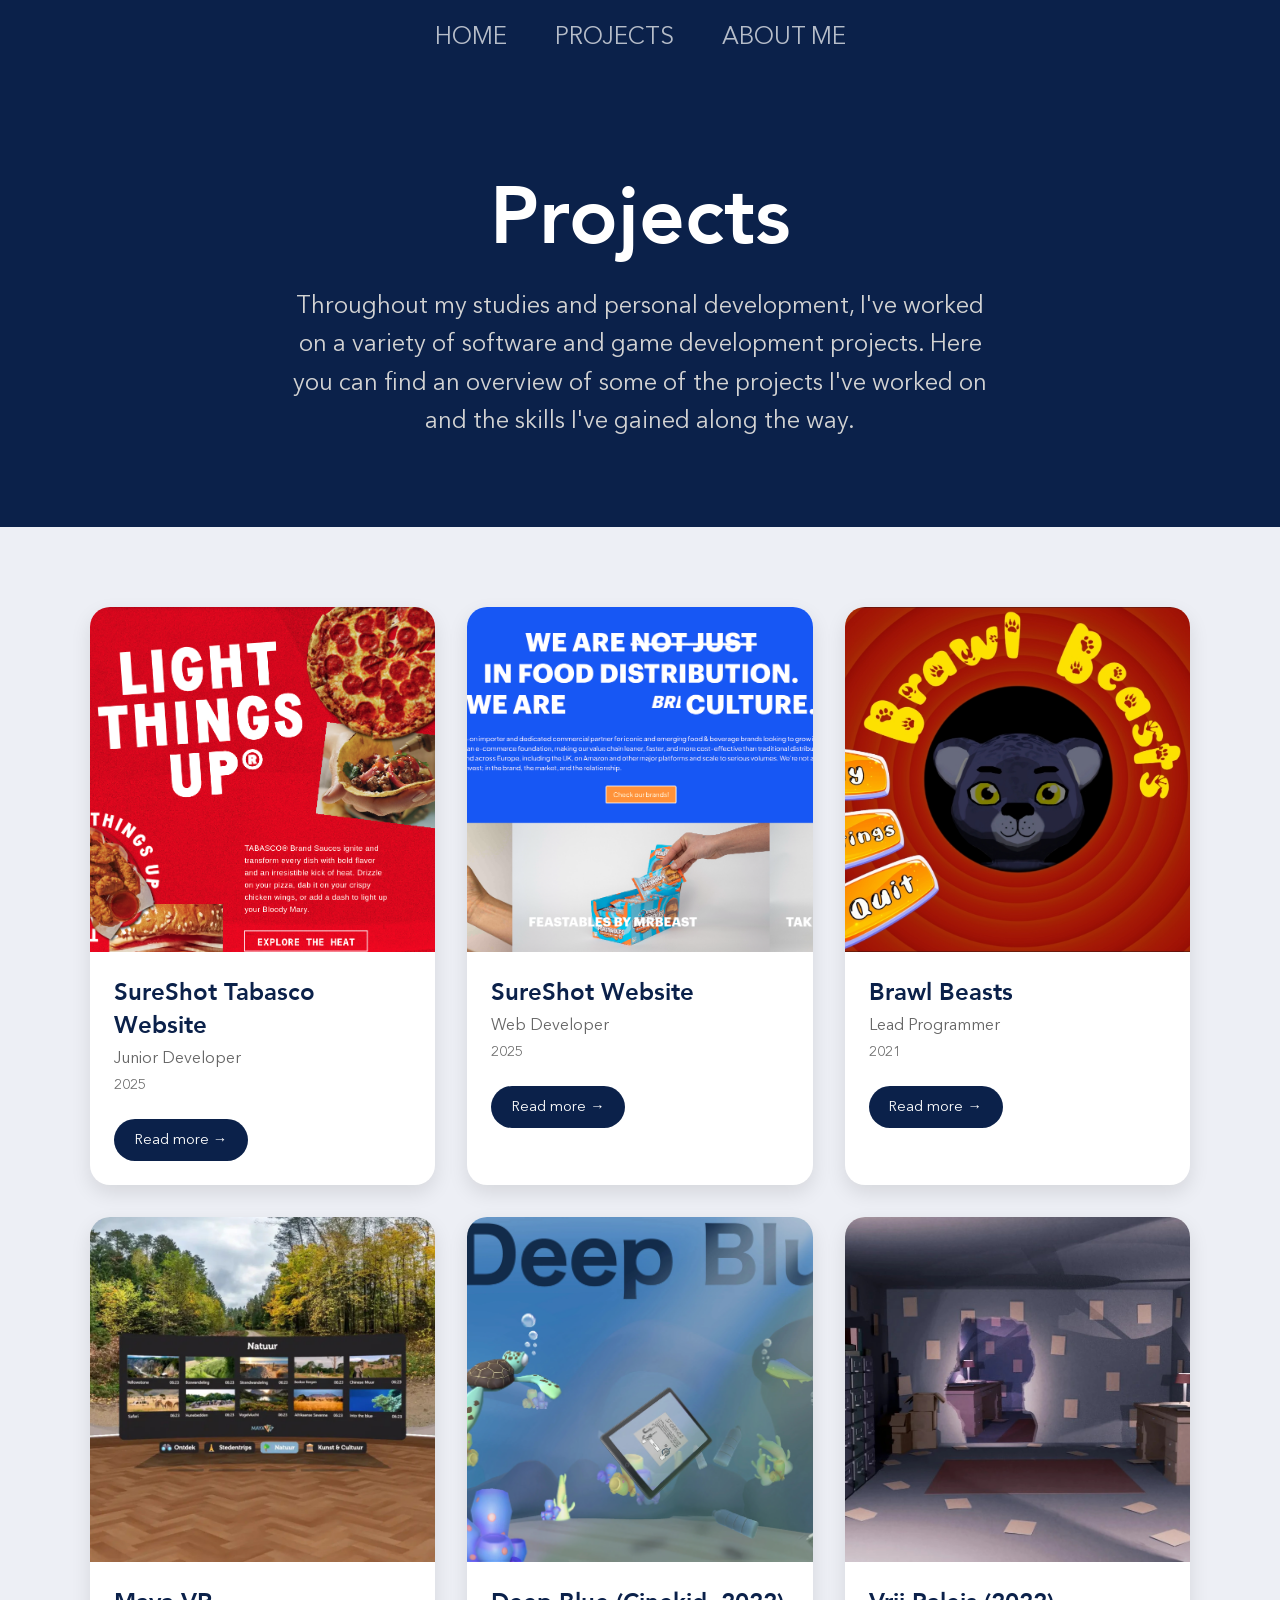
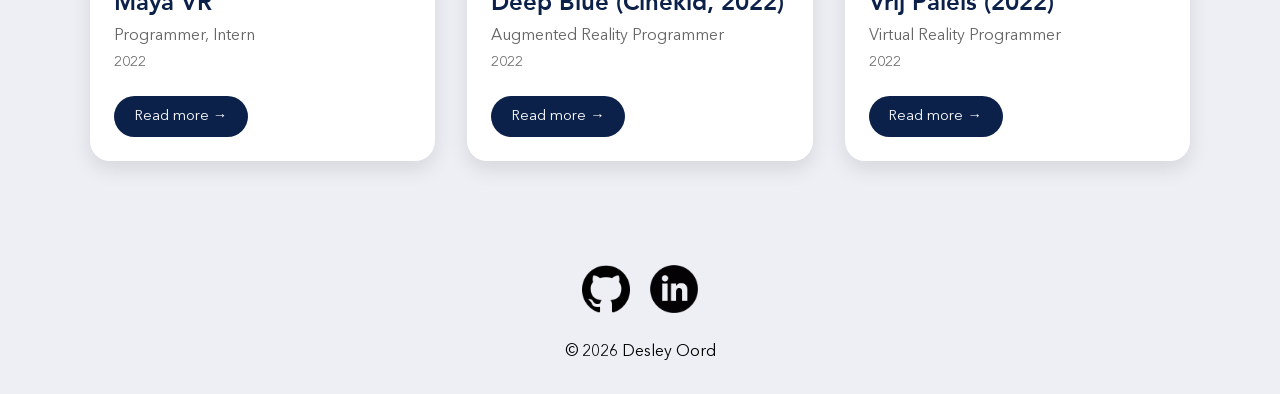
<file: projects.html>
<html lang="en-US">
    <head>
        <meta charset="UTF-8">
        <meta name="viewport" content="width=device-width, initial-scale=1.0">

        <title>PROJECTS | Desley Oord</title>
        
        <link rel="icon" type="image/jpg" href="/media/profile/Favicon.jpg">
        <meta name="description" 
        content="The projects page of Desley Oord's website"/>

        <link rel="stylesheet" href="/css/shared.css">
        <link rel="stylesheet" href="/css/projects.css">
    </head>

    <body>
        <div id="header"></div>

        <main>
            <section class="projects-intro">
                <div class="projects-text">
                    <h1>Projects</h1>

                    <p>
                    Throughout my studies and personal development, I've worked
                    on a variety of software and game development projects.
                    Here you can find an overview of some of the projects
                    I've worked on and the skills I've gained along the way.
                    </p>
                </div>
            </section>

            <section class="projects-content">
                <div class="project-grid">
                    <article class="project-card">
                        <img src="/media/projects/SureShot Tabasco thumbnail.png" alt="SureShot Tabasco Website thumbnail" class="project-thumbnail">
                        <div class="project-info">
                            <h2>SureShot Tabasco Website</h2>
                            <p class="project-role">Junior Developer</p>
                            <p class="project-year">2025</p>

                            <a href="/projects/tabasco.html" class="project-button">Read more →</a>
                        </div>
                    </article>

                    <article class="project-card">
                        <img src="/media/projects/SureShot thumbnail.png" alt="SureShot Website thumbnail" class="project-thumbnail">
                        <div class="project-info">
                            <h2>SureShot Website</h2>
                            <p class="project-role">Web Developer</p>
                            <p class="project-year">2025</p>

                            <a href="/projects/sureshot.html" class="project-button">Read more →</a>
                        </div>
                    </article>


                    <article class="project-card">
                        <img src="/media/projects/Brawl Beasts thumbnail.jpg" alt="Brawl Beasts thumbnail" class="project-thumbnail">
                        <div class="project-info">
                            <h2>Brawl Beasts</h2>
                            <p class="project-role">Lead Programmer</p>
                            <p class="project-year">2021</p>

                            <a href="/projects/brawlbeasts.html" class="project-button">Read more →</a>
                        </div>
                    </article>

                    <article class="project-card">
                        <img src="/media/projects/Maya VR thumbnail.jpg" alt="Maya VR thumbnail" class="project-thumbnail">
                        <div class="project-info">
                            <h2>Maya VR</h2>
                            <p class="project-role">Programmer, Intern</p>
                            <p class="project-year">2022</p>

                            <a href="https://vrowl.io/nl/portfolio/maya-vr-vr-app-cms/" target="_blank" rel="noopener noreferrer" class="project-button">Read more →</a>
                        </div>
                    </article>

                    <article class="project-card">
                        <img src="/media/projects/Deep Blue thumbnail.jpg" alt="Deep Blue (Cinekid, 2022) thumbnail" class="project-thumbnail">
                        <div class="project-info">
                            <h2>Deep Blue (Cinekid, 2022)</h2>
                            <p class="project-role">Augmented Reality Programmer</p>
                            <p class="project-year">2022</p>

                            <a href="https://www.xr-lab.nl/portfolio/items/deep-blue-cinekid-2022" target="_blank" rel="noopener noreferrer" class="project-button">Read more →</a>
                        </div>
                    </article>

                    <article class="project-card">
                        <img src="/media/projects/Vrij Paleis thumbnail.jpg" alt="Vrij Paleis thumbnail" class="project-thumbnail">
                        <div class="project-info">
                            <h2>Vrij Paleis (2022)</h2>
                            <p class="project-role">Virtual Reality Programmer</p>
                            <p class="project-year">2022</p>

                            <a href="https://www.xr-lab.nl/portfolio/items/vrij-paleis-breitner-academie-2022" target="_blank" rel="noopener noreferrer" class="project-button">Read more →</a>
                        </div>
                    </article>
                </div>
            </section>
        </main>

        <div id="footer"></div>

        <script src="/js/component.js"></script>
    </body>
</html>
</file>
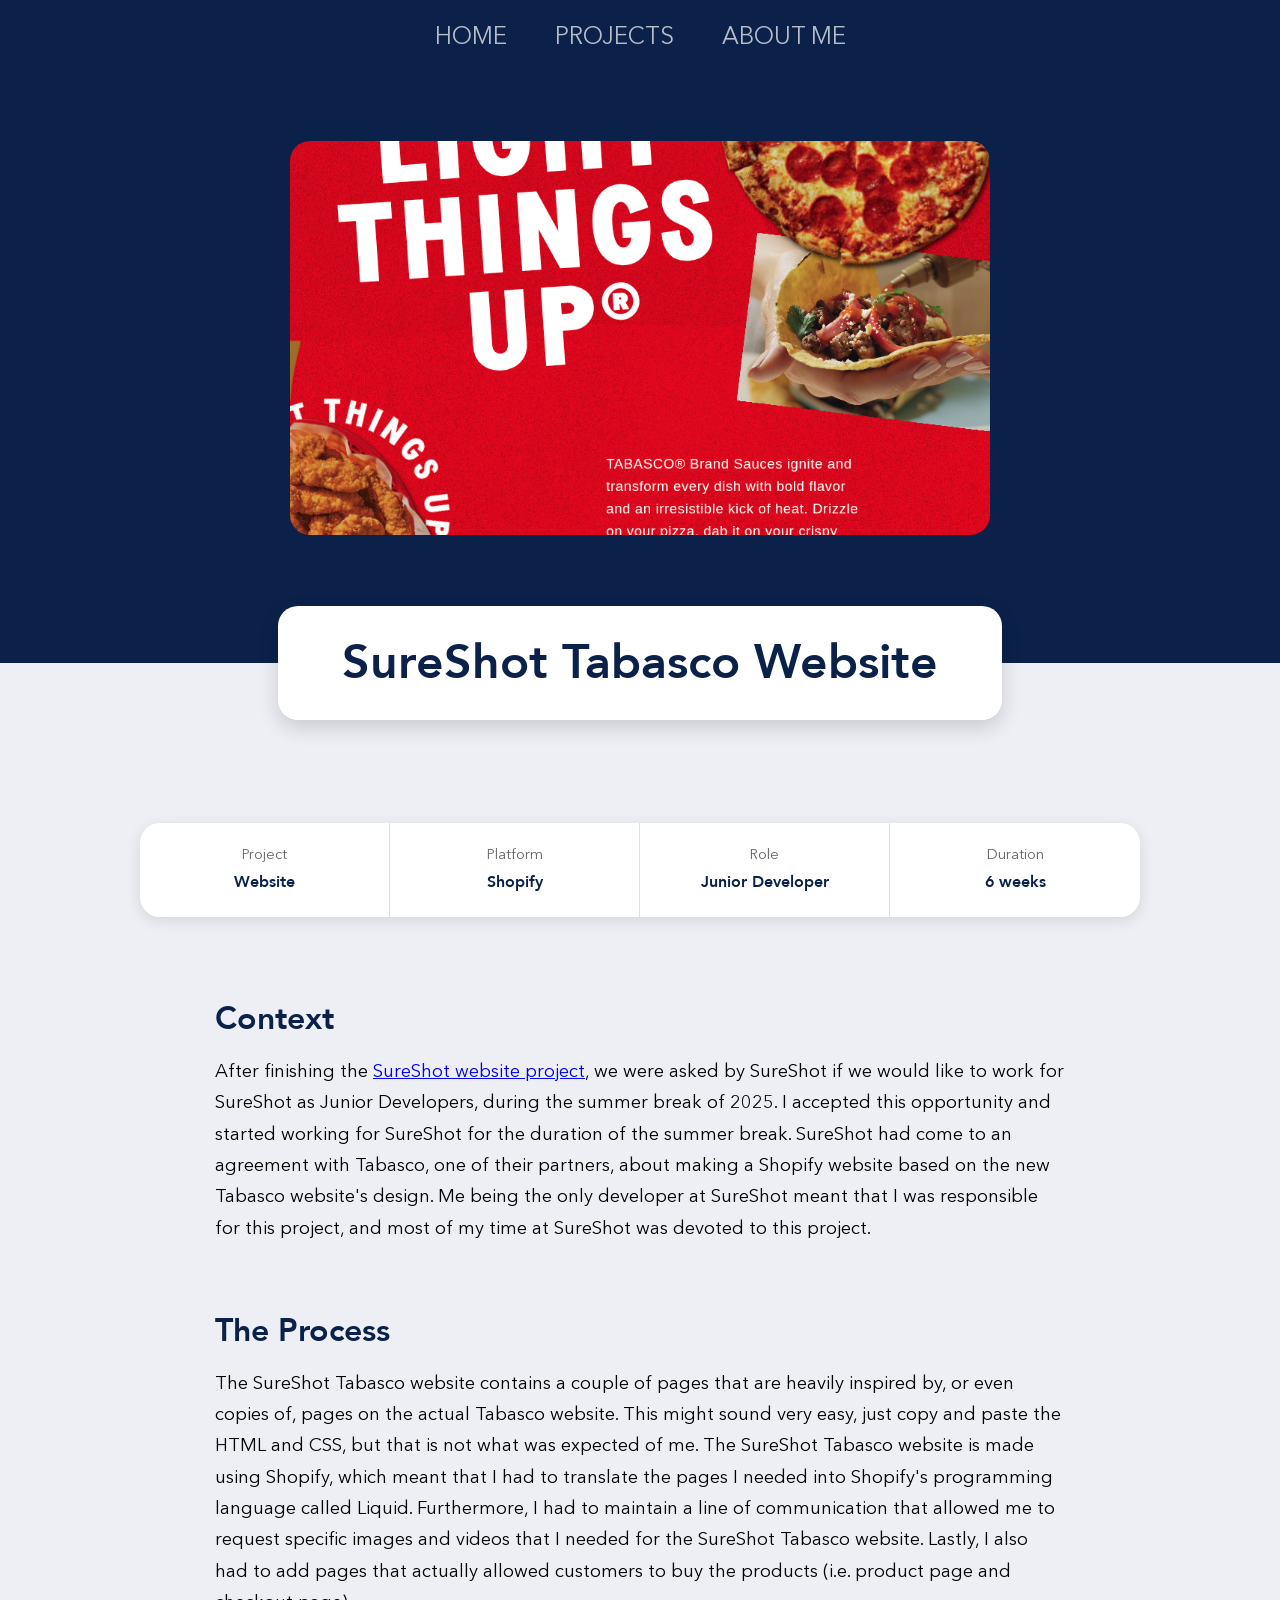
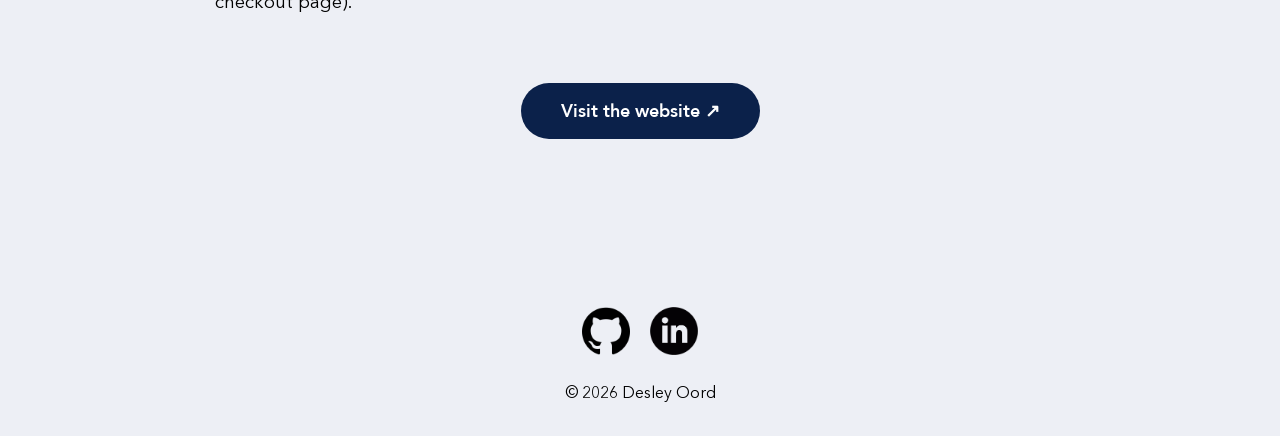
<file: projects/tabasco.html>
<html lang="en-US">
    <head>
        <meta charset="UTF-8">
        <meta name="viewport" content="width=device-width, initial-scale=1.0">

        <title>TABASCO | Desley Oord</title>
        
        <link rel="icon" type="image/jpg" href="/media/profile/Favicon.jpg">
        <meta name="description" 
        content="The Tabasco project page of Desley Oord's website"/>

        <link rel="stylesheet" href="/css/shared.css">
        <link rel="stylesheet" href="/css/projects/projects-shared.css">
    </head>

    <body>
        <div id="header"></div>

        <section class="project-hero">
            <img src="/media/projects/SureShot Tabasco thumbnail.png" alt="SureShot Tabasco thumbnail" class="project-hero-image">

            <div class="project-title">
                <h1>SureShot Tabasco Website</h1>
            </div>
        </section>

        <section class="project-content">
            <div class="project-details">
                <div class="detail">
                    <span>Project</span>
                    <strong>Website</strong>
                </div>

                <div class="detail">
                    <span>Platform</span>
                    <strong>Shopify</strong>
                </div>

                <div class="detail">
                    <span>Role</span>
                    <strong>Junior Developer</strong>
                </div>

                <div class="detail">
                    <span>Duration</span>
                    <strong>6 weeks</strong>
                </div>
            </div>

            <div class="project-description">
                <section>
                    <h2>Context</h2>

                    <p>
                        After finishing the <a href="/projects/sureshot.html">SureShot website project</a>, we were asked by SureShot if we would like to work for SureShot 
                        as Junior Developers, during the summer break of 2025. 
                        I accepted this opportunity and started working for SureShot for the duration of the summer break. 
                        SureShot had come to an agreement with Tabasco, one of their partners, about making a Shopify website based on the new Tabasco website's design.
                        Me being the only developer at SureShot meant that I was responsible for this project, and most of my time at SureShot was devoted to this project. 
                    </p>
                </section>

                <section>
                    <h2>The Process</h2>

                    <p>
                        The SureShot Tabasco website contains a couple of pages that are heavily inspired by, or even copies of, pages on the actual Tabasco website. 
                        This might sound very easy, just copy and paste the HTML and CSS, but that is not what was expected of me. 
                        The SureShot Tabasco website is made using Shopify, which meant that I had to translate the pages I needed into Shopify's programming language 
                        called Liquid. Furthermore, I had to maintain a line of communication that allowed me to request specific images and videos that I needed for the 
                        SureShot Tabasco website. Lastly, I also had to add pages that actually allowed customers to buy the products (i.e. product page and checkout page).
                    </p>
                </section>
            </div>

            <div class="website-link">
                <a href="https://countrystore.tabasco.eu/" target="_blank" rel="noopener noreferrer" class="website-button">Visit the website ↗</a>
            </div>
        </section>

        <div id="footer"></div>

        <script src="/js/component.js"></script>
    </body>
</html>
</file>
<file: css/shared.css>
@font-face {
    font-family: "Avenir";
    src: url("/fonts/Avenir-Regular.woff2") format("woff2");
    font-weight: 300;
}

@font-face {
    font-family: "Avenir";
    src: url("/fonts/Avenir-Heavy.woff2") format("woff2");
    font-weight: 800;
}

html, body {
    margin: 0;
    min-height: 100%;
}

body {
    font-family: "Avenir", Arial, Helvetica, sans-serif;

    min-height: 100vh;
    display: flex;
    flex-direction: column;
}

header {
    width: 100%;
    background: rgb(11, 33, 74);
    padding: 1.5rem 0;
}

nav {
    display: flex;
    justify-content: center;
    align-items: center;
    gap: 3rem;
}

nav a {
    color: white;
    text-decoration: none;
    font-size: 1.5rem;
    opacity: 0.7;
}

nav a:hover {
    opacity: 1;
}

main{
    flex: 1;
}

footer {
    width: 100%;
    background: rgb(237, 239, 245);
    color: black;
    text-align: center;
    padding: 1rem 0;
}

footer img{
    margin: .5em;
    width: 3em;
    height: 3em;
}

footer a{
    text-decoration: none;
}

@media (max-width: 600px) {
    nav {
        gap: 1.5rem;
    }
}

@media (max-width: 400px) {
    nav a {
        font-size: 1rem;
    }
}
</file>
<file: css/projects.css>
.projects-intro {
    min-height: 50vh;
    background: rgb(11, 33, 74);

    display: flex;
    justify-content: center;
    align-items: center;

    box-sizing: border-box;
    padding: 4rem 2rem;
}

.projects-text {
    max-width: 800px;
    text-align: center;
}

.projects-text h1 {
    font-size: 5rem;
    color: white;
    margin: 0 0 1rem;
}

.projects-text p {
    font-size: 1.5rem;
    font-weight: normal;
    color: lightgray;

    max-width: 700px;
    margin: 0 auto;

    line-height: 1.6;
}

.projects-content {
    min-height: 50vh;
    background: rgb(237, 239, 245);
}

.projects-content {
    min-height: 50vh;
    background: rgb(237, 239, 245);

    padding: 5rem 2rem;
    box-sizing: border-box;
}

.project-grid {
    max-width: 1100px;
    margin: 0 auto;

    display: grid;
    grid-template-columns: repeat(3, 1fr);
    gap: 2rem;
}

.project-card {
    background: white;
    border-radius: 20px;
    overflow: hidden;

    box-shadow: 0 8px 20px rgba(0, 0, 0, 0.1);

    transition: transform 0.2s ease, box-shadow 0.2s ease;
}

.project-card:hover {
    transform: translateY(-5px);
    box-shadow: 0 12px 25px rgba(0, 0, 0, 0.15);
}

.project-thumbnail {
    width: 100%;
    aspect-ratio: 1 / 1;

    object-fit: cover;
    display: block;
}

.project-info {
    padding: 1.5rem;
}

.project-info h2 {
    margin: 0;
    color: rgb(11, 33, 74);
    font-size: 1.5rem;
}

.project-role {
    margin: 0.5rem 0;

    color: #666;
    font-size: 1rem;
}

.project-year {
    margin: 0.5rem 0 1.5rem;

    color: #666;
    font-size: .9rem;
}

.project-button {
    display: inline-block;

    padding: 0.7rem 1.3rem;

    background: rgb(11, 33, 74);
    color: white;

    border-radius: 999px;

    text-decoration: none;
    font-size: 0.9rem;

    transition: background-color 0.2s ease;
}

.project-button:hover {
    background: rgb(20, 50, 105);
}

@media (max-width: 900px) {
    .project-grid {
        grid-template-columns: repeat(2, 1fr);
    }
}

@media (max-width: 600px) {
    .project-grid {
        grid-template-columns: 1fr;
    }
}
</file>
<file: css/projects/projects-shared.css>
.project-hero {
    min-height: 50vh;
    background: rgb(11, 33, 74);

    display: flex;
    justify-content: center;
    align-items: center;

    position: relative;

    padding: 4rem 2rem 8rem;
    box-sizing: border-box;
}

.project-hero-image {
    width: min(700px, 80vw);
    aspect-ratio: 16 / 9;

    object-fit: cover;

    border-radius: 20px;
}

.project-title {
    position: absolute;

    bottom: 0;
    transform: translateY(50%);

    background: white;

    padding: 1.5rem 4rem;

    border-radius: 20px;

    box-shadow: 0 8px 20px rgba(0, 0, 0, .15);

    z-index: 2;
}

.project-title h1 {
    margin: 0;

    color: rgb(11, 33, 74);
    font-size: 3rem;
    text-align: center;
}

.project-content {
    background: rgb(237, 239, 245);

    padding: 10rem 2rem 6rem;
}

.project-details {
    max-width: 1000px;
    margin: 0 auto 5rem;

    display: grid;
    grid-template-columns: repeat(4, 1fr);

    background: white;
    border-radius: 20px;

    box-shadow: 0 4px 15px rgba(0, 0, 0, .1);

    overflow: hidden;
}

.detail {
    padding: 1.5rem;
    text-align: center;

    border-right: 1px solid rgb(220, 223, 230);
}

.detail:last-child {
    border-right: none;
}

.detail span {
    display: block;

    color: #666;
    font-size: .9rem;
    margin-bottom: .4rem;
}

.detail strong {
    color: rgb(11, 33, 74);
}

.project-description {
    max-width: 850px;
    margin: 0 auto;
}

.project-description section {
    margin-bottom: 4rem;
}

.project-description h2 {
    color: rgb(11, 33, 74);
    font-size: 2rem;

    margin: 0 0 1rem;
}

.project-description p {
    font-size: 1.15rem;
    line-height: 1.7;

    margin: 0;
}

.website-link {
    display: flex;
    justify-content: center;

    margin: 3rem 0;
}

.website-button {
    display: inline-block;

    padding: 1rem 2.5rem;

    background: rgb(11, 33, 74);
    color: white;

    border-radius: 999px;

    text-decoration: none;
    font-size: 1.1rem;
    font-weight: 800;

    transition:
        background-color 0.2s ease,
        transform 0.2s ease,
        box-shadow 0.2s ease;
}

.website-button:hover {
    background: rgb(22, 65, 147);

    transform: translateY(-3px);

    box-shadow: 0 6px 15px rgba(0, 0, 0, 0.2);
}

.website-button:active {
    transform: translateY(0);
}

.team {
    background: rgb(11, 33, 74);
    color: white;

    padding: 5rem 2rem;
}

.team h2 {
    text-align: center;
    font-size: 3rem;

    margin: 0 0 3rem;
}

.team-grid {
    max-width: 1000px;
    margin: 0 auto;

    display: grid;
    grid-template-columns: repeat(3, 1fr);
    gap: 2rem;
}

.team-card {
    background: rgb(237, 239, 245);
    color: black;

    border-radius: 20px;
    overflow: hidden;

    box-shadow: 0 8px 20px rgba(0, 0, 0, .15);

    transition: transform .2s ease, box-shadow .2s ease;
}

.team-card:hover {
    transform: translateY(-5px);

    box-shadow: 0 12px 25px rgba(0, 0, 0, .2);
}

.team-photo {
    width: 100%;
    aspect-ratio: 1 / 1;

    object-fit: cover;
    display: block;
}

.team-info {
    padding: 1.25rem;

    text-align: center;
}

.team-info h3 {
    color: rgb(11, 33, 74);

    margin: 0;

    font-size: 1.4rem;
}

.team-info p {
    margin: .4rem 0 1rem;

    color: #666;
    font-size: 1rem;
}

.team-links {
    display: flex;
    justify-content: center;
    align-items: center;

    gap: .75rem;
}

.team-links a {
    display: flex;
    align-items: center;
    justify-content: center;

    width: 35px;
    height: 35px;

    transition: transform .2s ease;
}

.team-links a:hover {
    transform: translateY(-3px);
}

.team-links img {
    width: 100%;
    height: 100%;

    object-fit: contain;
}

@media (max-width: 900px) {

    .project-details {
        grid-template-columns: repeat(3, 1fr);
    }

    .detail:nth-child(3) {
        border-right: none;
    }

}

@media (max-width: 600px) {

    .project-hero {
        padding: 3rem 1.5rem 7rem;
    }

    .project-hero-image {
        width: 100%;
    }

    .project-title {
        width: 80%;
        box-sizing: border-box;
        padding: 1rem 1.5rem;
    }

    .project-title h1 {
        font-size: 2rem;
    }

    .project-content {
        padding: 8rem 1.5rem 4rem;
    }

    .project-details {
        grid-template-columns: 1fr 1fr;
    }

    .detail {
        border-right: none;
        border-bottom: 1px solid rgb(220, 223, 230);
    }

    .detail:last-child {
        border-bottom: none;
    }

    .project-description h2,
    .project-video h2 {
        font-size: 1.6rem;
    }

    .project-description p {
        font-size: 1rem;
    }

    .team {
        padding: 4rem 1.5rem;
    }

    .team h2 {
        font-size: 2rem;
    }
}

@media (max-width: 900px) {
    .team-grid {
        grid-template-columns: repeat(2, 1fr);
        max-width: 650px;
    }
}

@media (max-width: 600px) {
    .team {
        padding: 4rem 1.5rem;
    }

    .team h2 {
        font-size: 2rem;
    }

    .team-grid {
        grid-template-columns: 1fr;
        max-width: 350px;
    }
}
</file>
